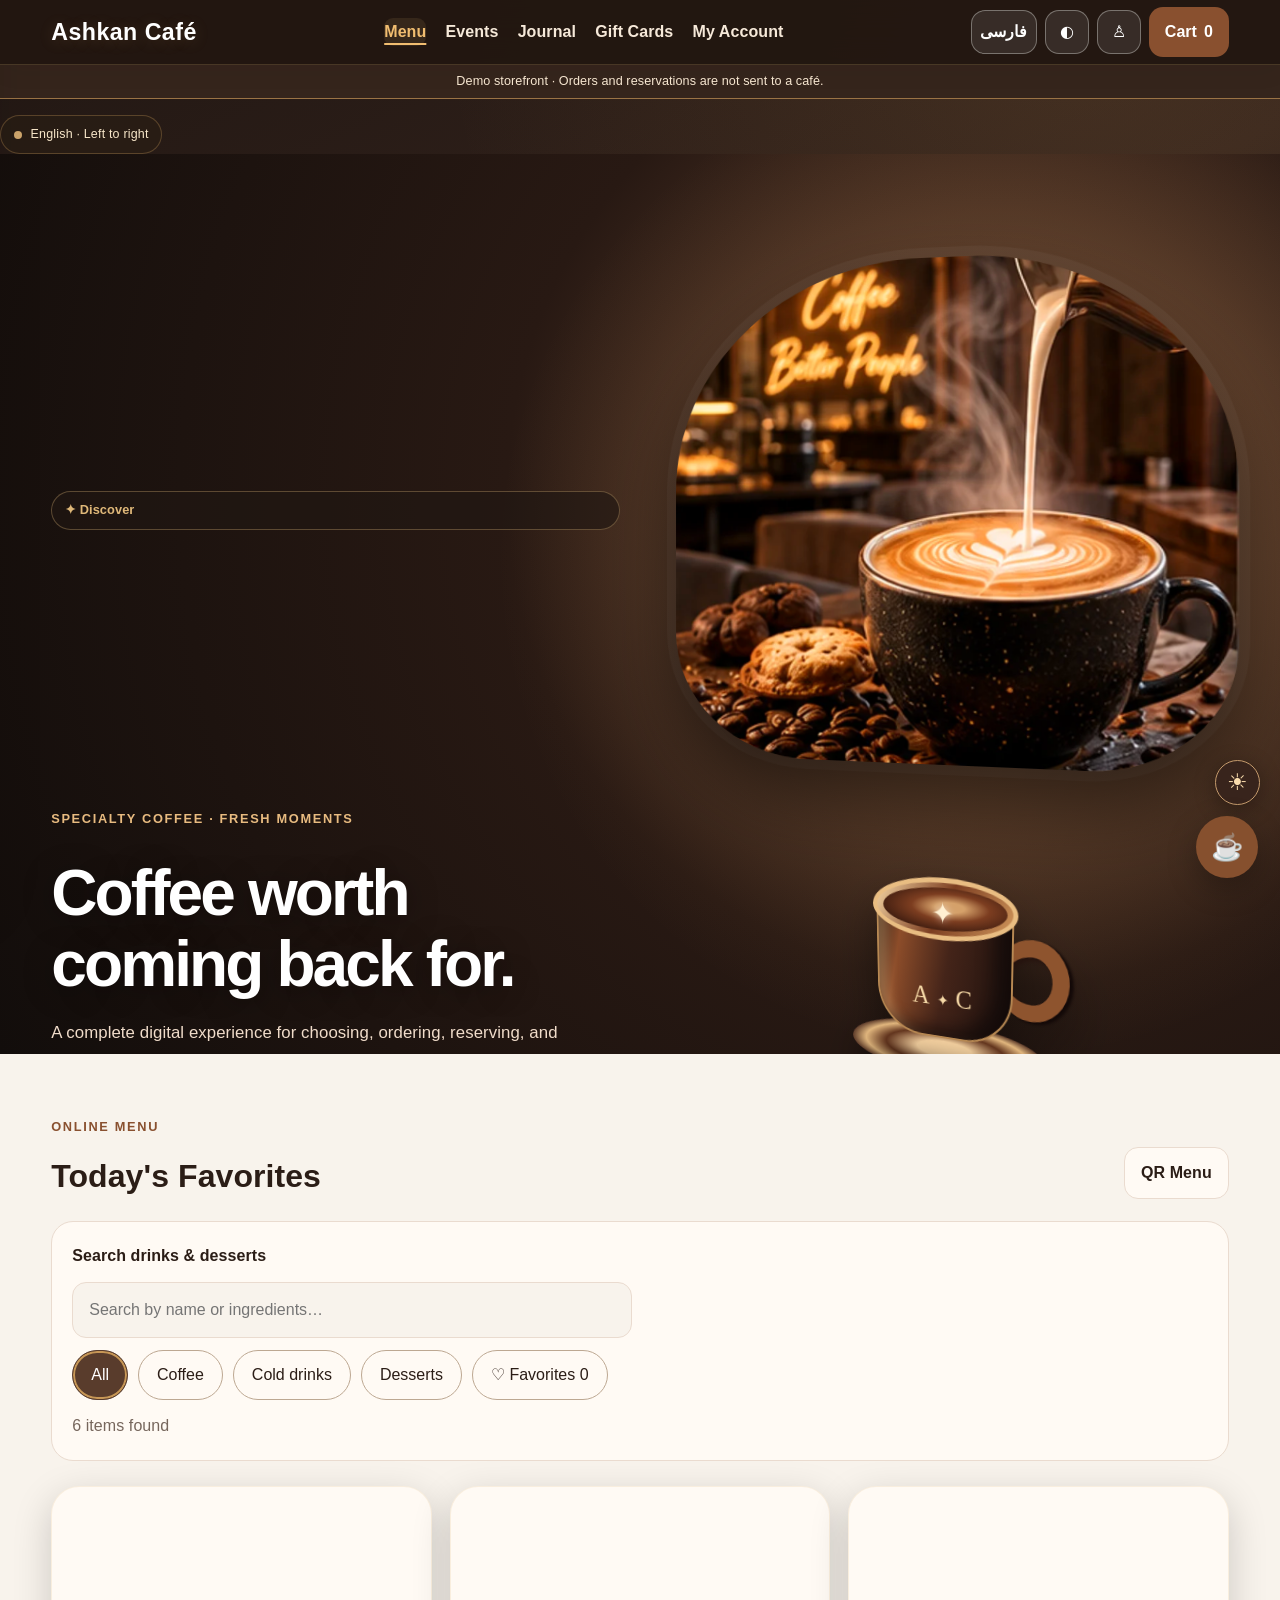
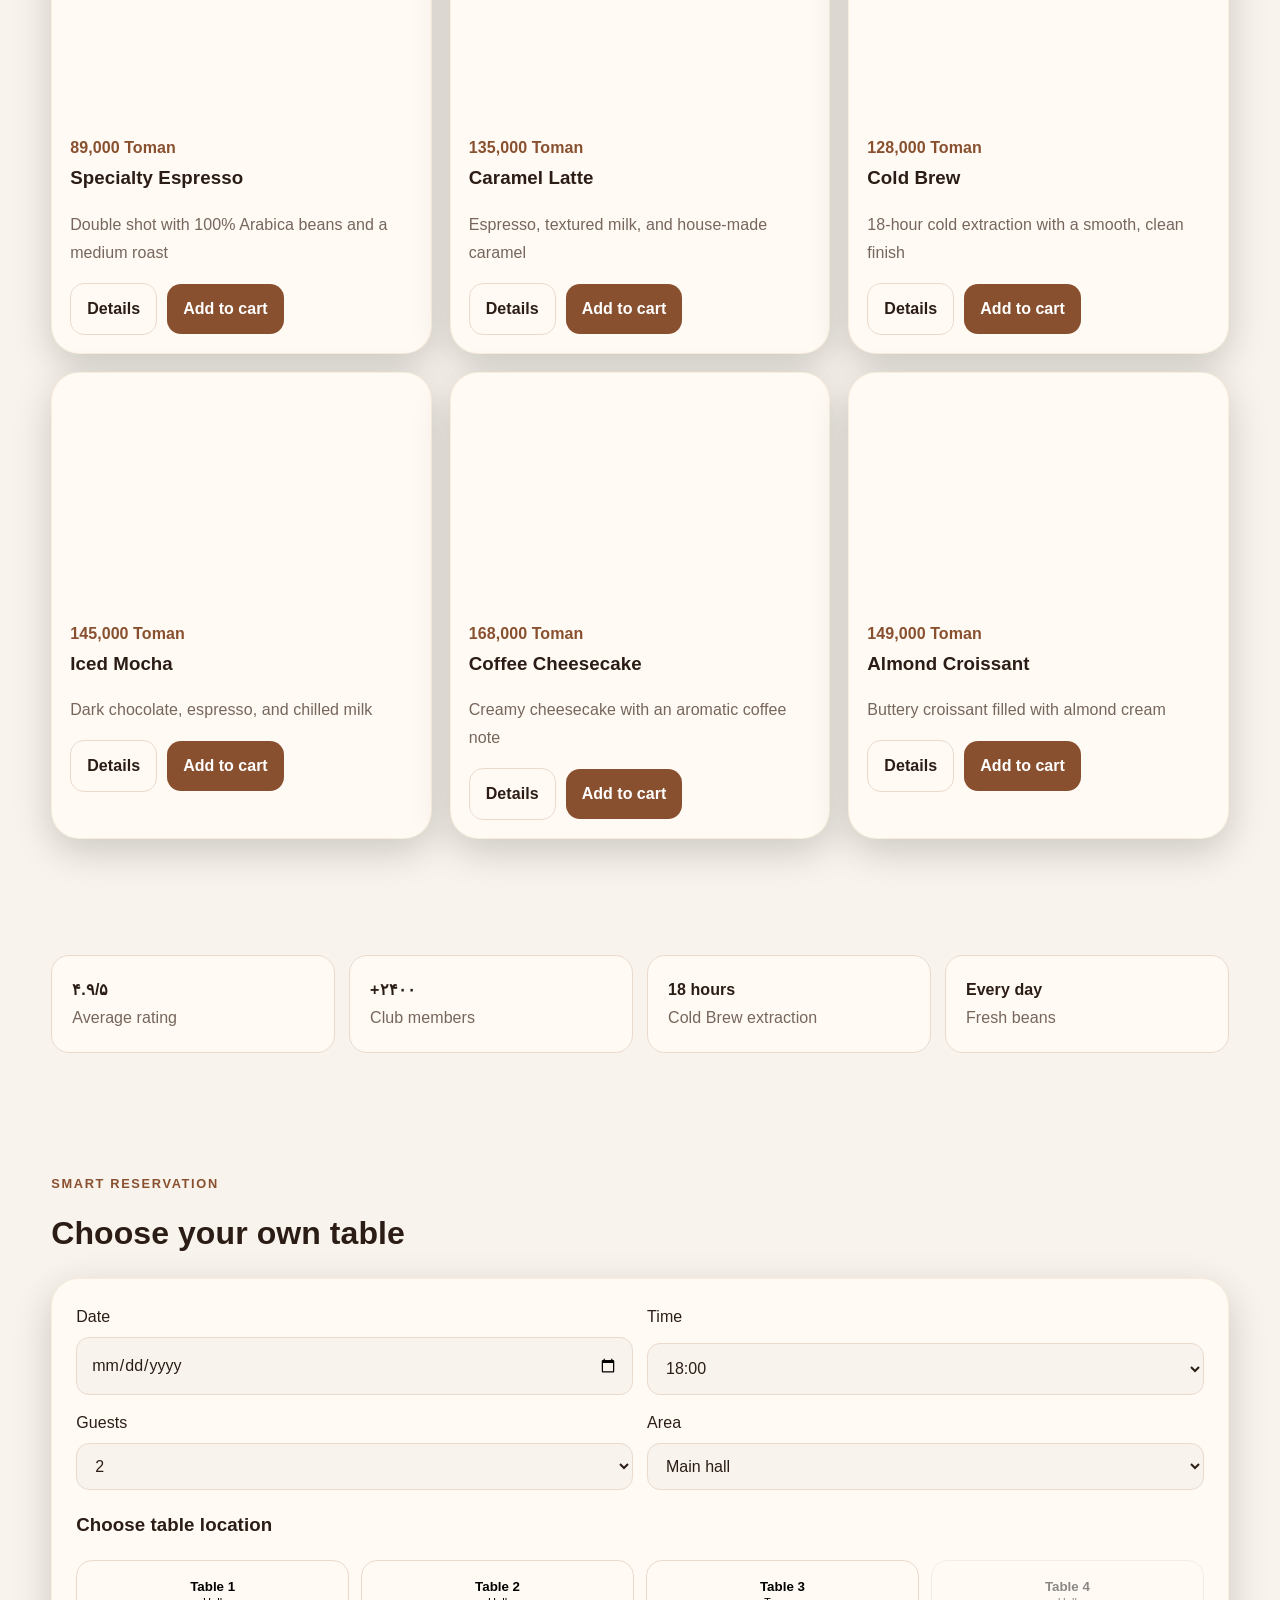
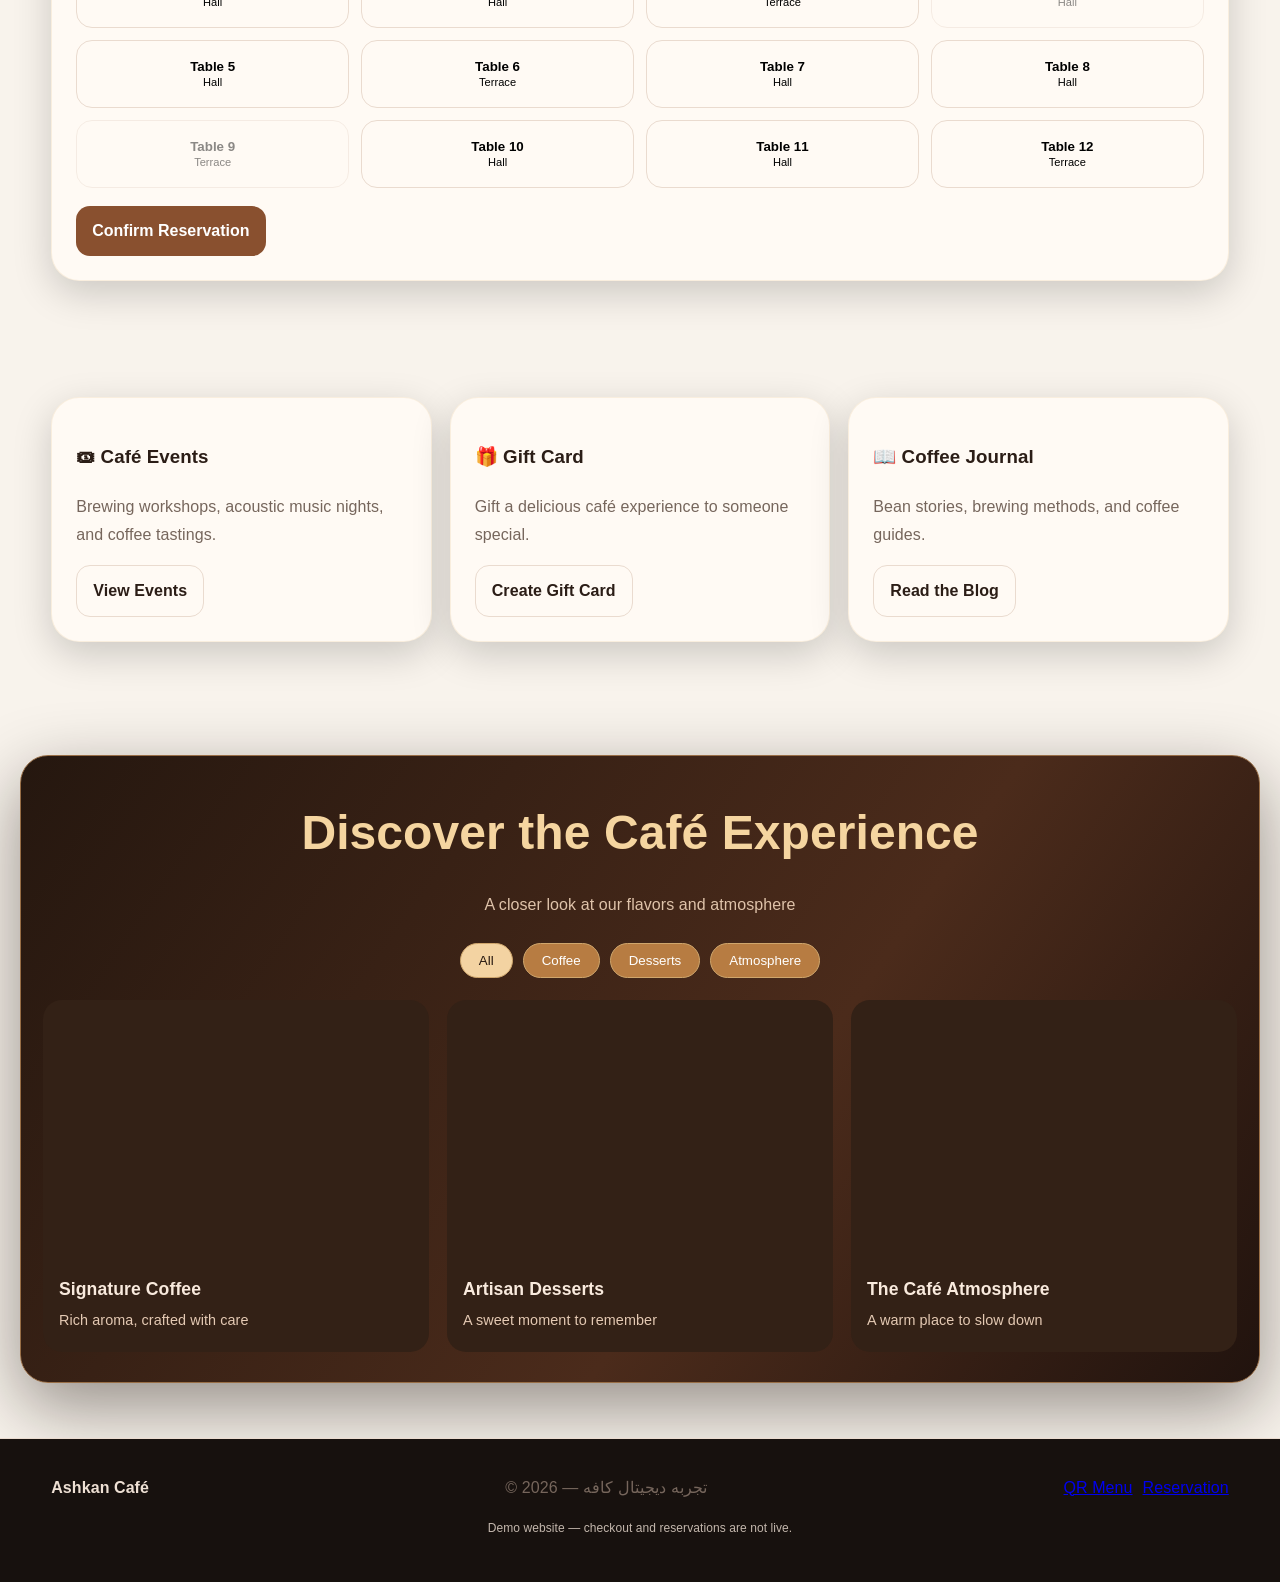
<file: index.html>
<!doctype html><html lang="en" dir="ltr"><head><meta charset="utf-8"><meta name="viewport" content="width=device-width,initial-scale=1"><title>Ashkan Café | Specialty Coffee, Menu & Reservations</title><meta name="description" content="Explore specialty coffee, desserts, café events, and a bilingual digital menu at Ashkan Café."><link rel="manifest" href="manifest.webmanifest"><script defer src="js/v3.js"></script><script defer src="js/i18n.js?v=16"></script><script defer src="js/premium.js"></script><script defer src="js/assistant.js"></script><script defer src="js/stage2.js"></script><script defer src="js/stage5.js"></script><script defer src="js/stage6.js"></script><script>try{document.documentElement.lang=localStorage.getItem("lang")==="fa"?"fa":"en";document.documentElement.dir=document.documentElement.lang==="fa"?"rtl":"ltr"}catch(e){}</script><script defer src="js/stage7.js"></script><script defer src="js/stage9.js"></script><script defer src="js/stage11.js"></script><script defer src="js/stage12.js"></script><script defer src="js/stage13.js"></script><link rel="stylesheet" href="css/site-bundle.css?v=21"><meta name="theme-color" content="#241610"><meta name="color-scheme" content="dark light"><link rel="stylesheet" href="css/stage22-images.css?v=22">
</head><body><noscript><div class="s15-noscript">JavaScript is required for the interactive menu and language switch. / برای منوی تعاملی و تغییر زبان جاوااسکریپت را فعال کنید.</div></noscript>
<header class="top"><div class="container nav"><a class="brand" href="index.html" aria-label="Ashkan Café home">Ashkan Café</a><button class="mobile-menu-toggle" type="button" aria-controls="primary-navigation" aria-expanded="false" aria-label="Open navigation">☰</button><nav class="navlinks" id="primary-navigation" aria-label="Primary navigation"><a href="index.html#menu">منو</a><a href="events.html">رویدادها</a><a href="blog.html">مجله</a><a href="gift-card.html">کارت هدیه</a><a href="dashboard.html">پنل من</a></nav><div class="actions"><button class="iconbtn" id="langBtn" type="button" aria-label="Switch language">FA/EN</button><button class="iconbtn" type="button" id="themeBtn">◐</button><a class="iconbtn" href="auth.html">♙</a><button class="btn" type="button" id="cartBtn">سبد <span id="cartCount">0</span></button></div></div></header><aside id="cartDrawer" class="drawer"><div class="row between"><h2>سبد خرید</h2><button class="iconbtn" id="closeCart">×</button></div><div id="cartItems"></div><div class="row between"><b>جمع</b><b id="cartTotal"></b></div><a class="btn" style="width:100%;margin-top:16px" href="checkout.html">ادامه و تسویه</a></aside>

<main><section class="hero"><div class="container hero-grid"><div><div class="eyebrow">SPECIALTY COFFEE · FRESH MOMENTS</div><h1>قهوه‌ای که<br>بهانه‌ی برگشتن می‌شود.</h1><p>یک تجربه کامل دیجیتال برای انتخاب، سفارش، رزرو و کشف طعم‌های تازه؛ از میز کافه تا سفارش بیرون‌بر.</p><div class="row"><a class="btn" href="#menu">سفارش از منو</a><a class="btn alt" href="#reserve">رزرو میز</a></div><div class="chips" style="margin-top:20px"><span class="chip">☕ دانه تخصصی</span><span class="chip">⚡ سفارش سریع</span><span class="chip">🎁 امتیاز وفاداری</span></div><div class="s4-art-caption" data-en="Crafted with warmth, served with style" data-fa="با عشق آماده شده، با زیبایی سرو می‌شود">Crafted with warmth, served with style</div></div><img src="images/coffee-3d-art.webp" alt="Cinematic 3D-style coffee cup artwork" loading="eager"></div></section>
<section id="menu"><div class="container"><div class="section-head"><div><span class="eyebrow">ONLINE MENU</span><h2>محبوب‌های امروز</h2></div><a class="btn alt" href="qr-menu.html">QR Menu</a></div><div class="menu-tools"><label class="search-label" for="menuSearch" id="searchLabel">Search drinks & desserts</label><input id="menuSearch" type="search" autocomplete="off" placeholder="Search by name or ingredients…" aria-controls="products"><div class="menu-categories" role="group" aria-label="Menu categories"><button class="category-btn active" data-category="all" type="button">All</button><button class="category-btn" data-category="coffee" type="button">Coffee</button><button class="category-btn" data-category="cold" type="button">Cold drinks</button><button class="category-btn" data-category="dessert" type="button">Desserts</button></div><p id="menuCount" class="muted" aria-live="polite"></p></div><div id="products" class="grid"></div></div></section>
<section><div class="container stats"><div class="stat"><b>۴.۹/۵</b><div class="muted">میانگین رضایت</div></div><div class="stat"><b>+۲۴۰۰</b><div class="muted">عضو باشگاه</div></div><div class="stat"><b>۱۸ ساعت</b><div class="muted">عصاره‌گیری Cold Brew</div></div><div class="stat"><b>هر روز</b><div class="muted">دانه تازه</div></div></div></section>
<section id="reserve"><div class="container"><div class="section-head"><div><span class="eyebrow">SMART RESERVATION</span><h2>میزت را خودت انتخاب کن</h2></div></div><div class="panel"><div class="form-grid"><label class="field">تاریخ<input type="date" id="rdate"></label><label class="field">ساعت<select id="rtime"><option>18:00</option><option>19:00</option><option>20:00</option><option>21:00</option></select></label><label class="field">تعداد نفر<select id="rpeople"><option>2</option><option>3</option><option>4</option><option>6</option></select></label><label class="field">فضا<select><option>سالن اصلی</option><option>کنار پنجره</option><option>تراس</option></select></label></div><h3>انتخاب موقعیت میز</h3><div class="table-map" id="tableMap"></div><button class="btn" id="reserveBtn" style="margin-top:18px">ثبت رزرو</button></div></div></section>
<section><div class="container grid"><article class="panel"><h3>🎟 رویدادهای کافه</h3><p class="muted">ورکشاپ دم‌آوری، شب موسیقی آکوستیک و Coffee Tasting.</p><a class="btn alt" href="events.html">مشاهده رویدادها</a></article><article class="panel"><h3>🎁 کارت هدیه</h3><p class="muted">یک تجربه خوش‌طعم را برای دوستت هدیه کن.</p><a class="btn alt" href="gift-card.html">ساخت Gift Card</a></article><article class="panel"><h3>📖 مجله قهوه</h3><p class="muted">داستان دانه‌ها، روش‌های دم‌آوری و راهنمای انتخاب.</p><a class="btn alt" href="blog.html">مطالعه Blog</a></article></div></section></main>
<script>document.addEventListener('DOMContentLoaded',()=>{const m=document.querySelector('#tableMap');let sel=null;for(let i=1;i<=12;i++){let b=document.createElement('button');b.className='table-seat'+([4,9].includes(i)?' busy':'');b.innerHTML=`<b>میز ${i}</b><br><small>${document.documentElement.lang==='fa'?(i%3===0?'تراس':'سالن'):(i%3===0?'Terrace':'Hall')}</small>`;if(!b.classList.contains('busy'))b.onclick=()=>{document.querySelectorAll('.table-seat').forEach(x=>x.classList.remove('selected'));b.classList.add('selected');sel=i};m.append(b)}document.querySelector('#reserveBtn').onclick=()=>{if(!sel)return toast(document.documentElement.lang==='fa'?'لطفاً یک میز انتخاب کنید':'Please choose a table.');const date=document.querySelector('#rdate').value;if(!date||date<(()=>{const d=new Date();return `${d.getFullYear()}-${String(d.getMonth()+1).padStart(2,'0')}-${String(d.getDate()).padStart(2,'0')}`})())return toast(document.documentElement.lang==='fa'?'تاریخ معتبر آینده انتخاب کنید.':'Please select a valid future date.');let rs=get('ac_reservations',[]);rs.unshift({id:Date.now(),table:sel,date:document.querySelector('#rdate').value,time:document.querySelector('#rtime').value,status:'تأیید شده'});set('ac_reservations',rs);toast(document.documentElement.lang==='fa'?'رزرو نمایشی ثبت شد':'Demo reservation saved (not a live booking).')}})</script><section id="s7-gallery" class="s7-gallery" aria-label="Café visual gallery"></section><div id="toast" class="toast"></div><footer class="footer"><div class="container row between"><b>Ashkan Café</b><span class="muted">© 2026 — تجربه دیجیتال کافه</span><div class="row"><a href="qr-menu.html">QR Menu</a><a href="index.html#reserve">رزرو</a></div></div></footer>
<script defer src="js/stage17.js"></script><script defer src="js/stage18.js"></script><script defer src="js/stage19.js"></script><script defer src="js/stage20.js"></script><script defer src="js/stage21.js"></script><script src="js/stage22-images.js?v=22" defer></script>
</body></html>
</file>
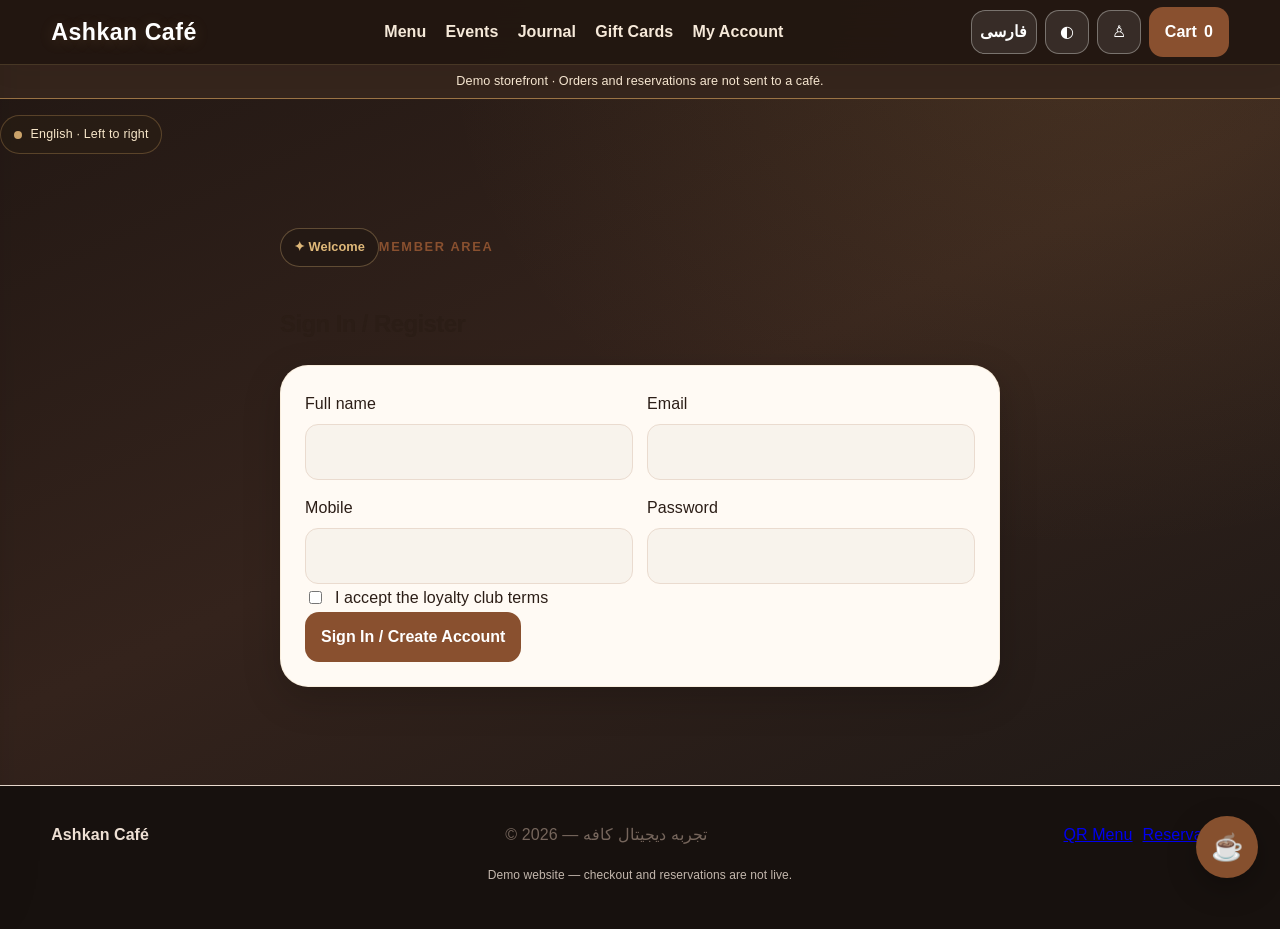
<file: auth.html>
<!doctype html><html lang="en" dir="ltr"><head><meta charset="utf-8"><meta name="viewport" content="width=device-width,initial-scale=1"><title>Auth | Ashkan Café</title><meta name="description" content="Auth در Ashkan Café"><link rel="manifest" href="manifest.webmanifest"><script defer src="js/v3.js"></script><script defer src="js/i18n.js?v=16"></script><script defer src="js/premium.js"></script><script defer src="js/assistant.js"></script><script>try{document.documentElement.lang=localStorage.getItem("lang")==="fa"?"fa":"en";document.documentElement.dir=document.documentElement.lang==="fa"?"rtl":"ltr"}catch(e){}</script><script defer src="js/stage11.js"></script><script defer src="js/stage12.js"></script><script defer src="js/stage13.js"></script><link rel="stylesheet" href="css/site-bundle.css?v=21"><meta name="theme-color" content="#241610"><meta name="color-scheme" content="dark light"><link rel="stylesheet" href="css/stage22-images.css?v=22">
</head><body><noscript><div class="s15-noscript">JavaScript is required for the interactive menu and language switch. / برای منوی تعاملی و تغییر زبان جاوااسکریپت را فعال کنید.</div></noscript>
<header class="top"><div class="container nav"><a class="brand" href="index.html" aria-label="Ashkan Café home">Ashkan Café</a><button class="mobile-menu-toggle" type="button" aria-controls="primary-navigation" aria-expanded="false" aria-label="Open navigation">☰</button><nav class="navlinks" id="primary-navigation" aria-label="Primary navigation"><a href="index.html#menu">منو</a><a href="events.html">رویدادها</a><a href="blog.html">مجله</a><a href="gift-card.html">کارت هدیه</a><a href="dashboard.html">پنل من</a></nav><div class="actions"><button class="iconbtn" id="langBtn" type="button" aria-label="Switch language">FA/EN</button><button class="iconbtn" type="button" id="themeBtn">◐</button><a class="iconbtn" href="auth.html">♙</a><button class="btn" type="button" id="cartBtn">سبد <span id="cartCount">0</span></button></div></div></header><aside id="cartDrawer" class="drawer"><div class="row between"><h2>سبد خرید</h2><button class="iconbtn" id="closeCart">×</button></div><div id="cartItems"></div><div class="row between"><b>جمع</b><b id="cartTotal"></b></div><a class="btn" style="width:100%;margin-top:16px" href="checkout.html">ادامه و تسویه</a></aside>
<main><section><div class="container" style="max-width:720px"><span class="eyebrow">MEMBER AREA</span><h1>ورود / ثبت‌نام</h1><form class="panel" id="auth"><div class="form-grid"><label class="field">نام و نام خانوادگی<input id="name" required></label><label class="field">ایمیل<input id="email" type="email" required></label><label class="field">موبایل<input></label><label class="field">رمز عبور<input type="password" required></label></div><label class="row"><input type="checkbox"> قوانین باشگاه مشتریان را می‌پذیرم</label><button class="btn">ورود / ساخت حساب</button></form></div></section><script>document.addEventListener('DOMContentLoaded',()=>document.querySelector('#auth').onsubmit=e=>{e.preventDefault();set('ac_user',{name:document.querySelector('#name').value,email:document.querySelector('#email').value,points:320,tier:'Bronze'});location.href='dashboard.html'})</script></main><div id="toast" class="toast"></div><footer class="footer"><div class="container row between"><b>Ashkan Café</b><span class="muted">© 2026 — تجربه دیجیتال کافه</span><div class="row"><a href="qr-menu.html">QR Menu</a><a href="index.html#reserve">رزرو</a></div></div></footer>
<script defer src="js/stage17.js"></script><script defer src="js/stage18.js"></script><script defer src="js/stage19.js"></script><script defer src="js/stage20.js"></script><script defer src="js/stage21.js"></script><script src="js/stage22-images.js?v=22" defer></script>
</body></html>
</file>
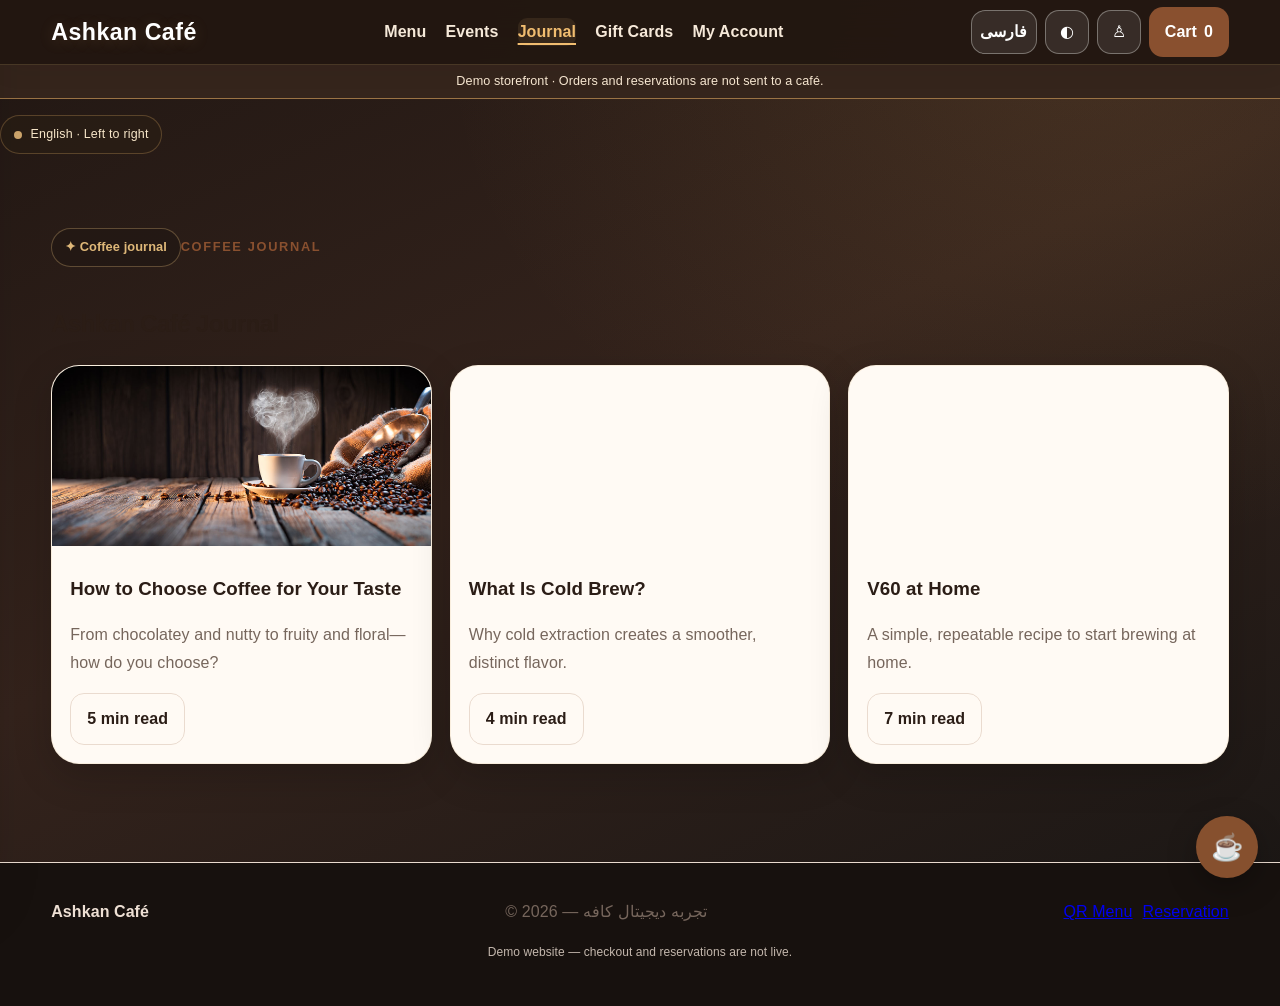
<file: blog.html>
<!doctype html><html lang="en" dir="ltr"><head><meta charset="utf-8"><meta name="viewport" content="width=device-width,initial-scale=1"><title>Blog | Ashkan Café</title><meta name="description" content="Blog در Ashkan Café"><link rel="manifest" href="manifest.webmanifest"><script defer src="js/v3.js"></script><script defer src="js/i18n.js?v=16"></script><script defer src="js/premium.js"></script><script defer src="js/assistant.js"></script><script>try{document.documentElement.lang=localStorage.getItem("lang")==="fa"?"fa":"en";document.documentElement.dir=document.documentElement.lang==="fa"?"rtl":"ltr"}catch(e){}</script><script defer src="js/stage11.js"></script><script defer src="js/stage12.js"></script><script defer src="js/stage13.js"></script><link rel="stylesheet" href="css/site-bundle.css?v=21"><meta name="theme-color" content="#241610"><meta name="color-scheme" content="dark light"><link rel="stylesheet" href="css/stage22-images.css?v=22">
</head><body><noscript><div class="s15-noscript">JavaScript is required for the interactive menu and language switch. / برای منوی تعاملی و تغییر زبان جاوااسکریپت را فعال کنید.</div></noscript>
<header class="top"><div class="container nav"><a class="brand" href="index.html" aria-label="Ashkan Café home">Ashkan Café</a><button class="mobile-menu-toggle" type="button" aria-controls="primary-navigation" aria-expanded="false" aria-label="Open navigation">☰</button><nav class="navlinks" id="primary-navigation" aria-label="Primary navigation"><a href="index.html#menu">منو</a><a href="events.html">رویدادها</a><a href="blog.html">مجله</a><a href="gift-card.html">کارت هدیه</a><a href="dashboard.html">پنل من</a></nav><div class="actions"><button class="iconbtn" id="langBtn" type="button" aria-label="Switch language">FA/EN</button><button class="iconbtn" type="button" id="themeBtn">◐</button><a class="iconbtn" href="auth.html">♙</a><button class="btn" type="button" id="cartBtn">سبد <span id="cartCount">0</span></button></div></div></header><aside id="cartDrawer" class="drawer"><div class="row between"><h2>سبد خرید</h2><button class="iconbtn" id="closeCart">×</button></div><div id="cartItems"></div><div class="row between"><b>جمع</b><b id="cartTotal"></b></div><a class="btn" style="width:100%;margin-top:16px" href="checkout.html">ادامه و تسویه</a></aside>
<main><section><div class="container"><span class="eyebrow">COFFEE JOURNAL</span><h1>مجله Ashkan Café</h1><div class="grid"><article class="card blog-card"><img src="images/hot.jpeg"><div class="card-body"><h3>راهنمای انتخاب قهوه بر اساس ذائقه</h3><p class="muted">از شکلاتی و آجیلی تا میوه‌ای و گلی؛ چطور انتخاب کنیم؟</p><a class="btn alt" href="#">۵ دقیقه مطالعه</a></div></article><article class="card blog-card"><img src="images/menu2.jpg"><div class="card-body"><h3>Cold Brew چیست؟</h3><p class="muted">چرا عصاره‌گیری سرد طعمی نرم‌تر و متفاوت می‌سازد.</p><a class="btn alt" href="#">۴ دقیقه مطالعه</a></div></article><article class="card blog-card"><img src="images/manu.jpg"><div class="card-body"><h3>V60 در خانه</h3><p class="muted">یک دستور ساده و تکرارپذیر برای شروع دم‌آوری.</p><a class="btn alt" href="#">۷ دقیقه مطالعه</a></div></article></div></div></section></main><div id="toast" class="toast"></div><footer class="footer"><div class="container row between"><b>Ashkan Café</b><span class="muted">© 2026 — تجربه دیجیتال کافه</span><div class="row"><a href="qr-menu.html">QR Menu</a><a href="index.html#reserve">رزرو</a></div></div></footer>
<script defer src="js/stage17.js"></script><script defer src="js/stage18.js"></script><script defer src="js/stage19.js"></script><script defer src="js/stage20.js"></script><script defer src="js/stage21.js"></script><script src="js/stage22-images.js?v=22" defer></script>
</body></html>
</file>
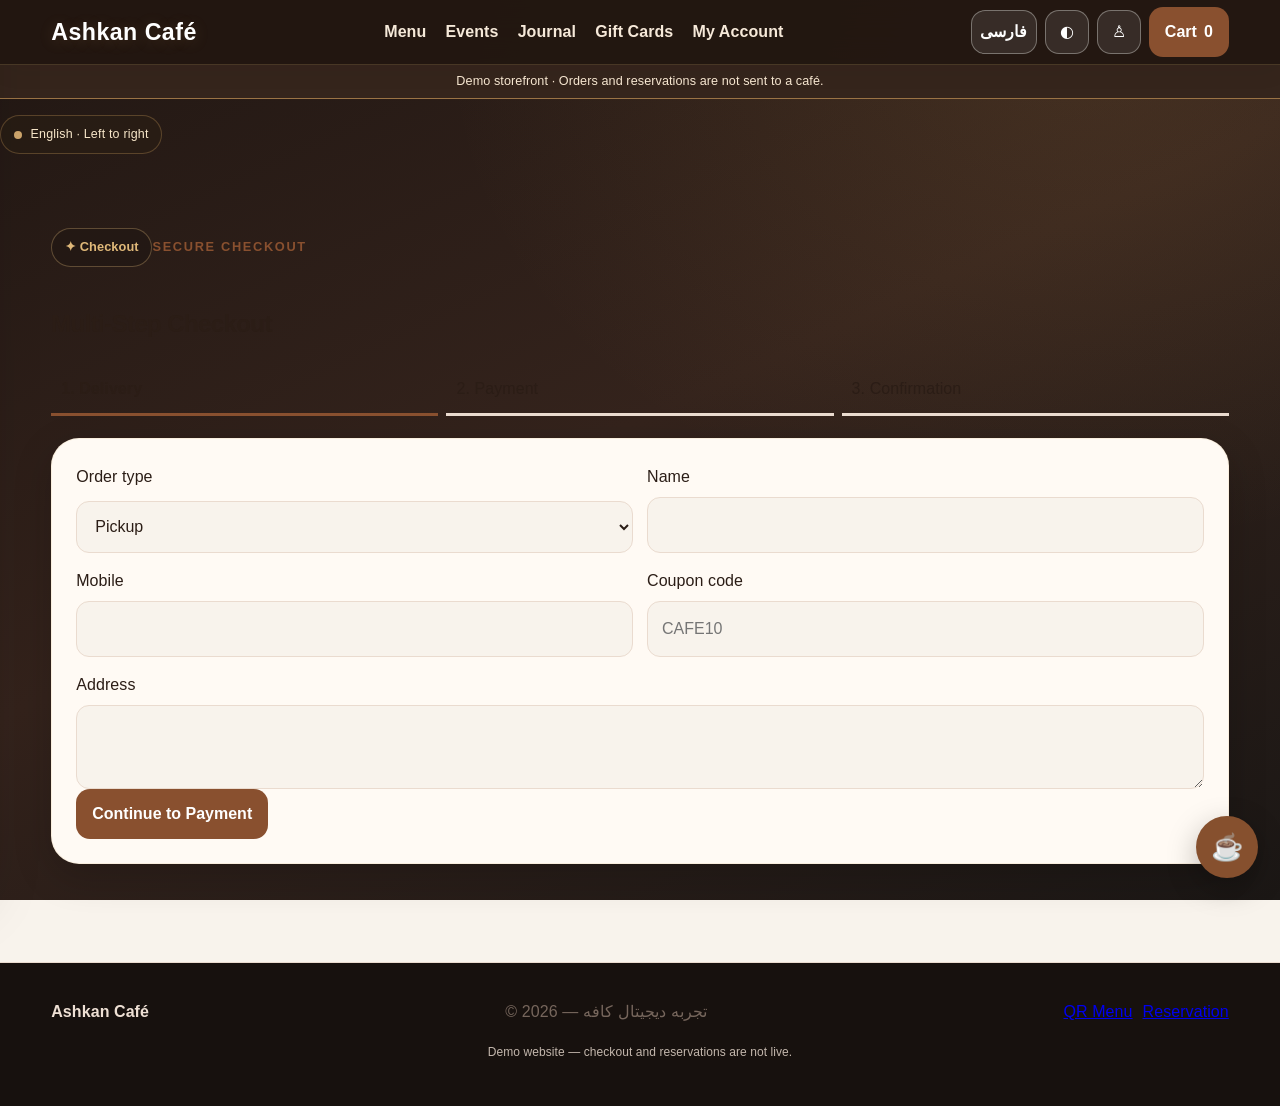
<file: checkout.html>
<!doctype html><html lang="en" dir="ltr"><head><meta charset="utf-8"><meta name="viewport" content="width=device-width,initial-scale=1"><title>Checkout | Ashkan Café</title><meta name="description" content="Checkout در Ashkan Café"><link rel="manifest" href="manifest.webmanifest"><script defer src="js/v3.js"></script><script defer src="js/i18n.js?v=16"></script><script defer src="js/premium.js"></script><script defer src="js/assistant.js"></script><script>try{document.documentElement.lang=localStorage.getItem("lang")==="fa"?"fa":"en";document.documentElement.dir=document.documentElement.lang==="fa"?"rtl":"ltr"}catch(e){}</script><script defer src="js/stage11.js"></script><script defer src="js/stage12.js"></script><script defer src="js/stage13.js"></script><link rel="stylesheet" href="css/site-bundle.css?v=21"><meta name="theme-color" content="#241610"><meta name="color-scheme" content="dark light"><link rel="stylesheet" href="css/stage22-images.css?v=22">
</head><body><noscript><div class="s15-noscript">JavaScript is required for the interactive menu and language switch. / برای منوی تعاملی و تغییر زبان جاوااسکریپت را فعال کنید.</div></noscript>
<header class="top"><div class="container nav"><a class="brand" href="index.html" aria-label="Ashkan Café home">Ashkan Café</a><button class="mobile-menu-toggle" type="button" aria-controls="primary-navigation" aria-expanded="false" aria-label="Open navigation">☰</button><nav class="navlinks" id="primary-navigation" aria-label="Primary navigation"><a href="index.html#menu">منو</a><a href="events.html">رویدادها</a><a href="blog.html">مجله</a><a href="gift-card.html">کارت هدیه</a><a href="dashboard.html">پنل من</a></nav><div class="actions"><button class="iconbtn" id="langBtn" type="button" aria-label="Switch language">FA/EN</button><button class="iconbtn" type="button" id="themeBtn">◐</button><a class="iconbtn" href="auth.html">♙</a><button class="btn" type="button" id="cartBtn">سبد <span id="cartCount">0</span></button></div></div></header><aside id="cartDrawer" class="drawer"><div class="row between"><h2>سبد خرید</h2><button class="iconbtn" id="closeCart">×</button></div><div id="cartItems"></div><div class="row between"><b>جمع</b><b id="cartTotal"></b></div><a class="btn" style="width:100%;margin-top:16px" href="checkout.html">ادامه و تسویه</a></aside>
<main><section><div class="container"><span class="eyebrow">SECURE CHECKOUT</span><h1>تسویه حساب چندمرحله‌ای</h1><div class="steps"><div class="step active">۱. تحویل</div><div class="step">۲. پرداخت</div><div class="step">۳. تأیید</div></div><div class="panel" id="checkoutBox"><div class="form-grid"><label class="field">نوع سفارش<select id="delivery"><option>دریافت حضوری</option><option>ارسال</option></select></label><label class="field">نام<input id="cname" required></label><label class="field">موبایل<input id="phone" inputmode="tel"></label><label class="field">کد تخفیف<input id="coupon" placeholder="CAFE10"></label><label class="field" style="grid-column:1/-1">آدرس<textarea id="address"></textarea></label></div><button class="btn" id="nextPay">مرحله پرداخت</button></div></div></section><script>document.addEventListener('DOMContentLoaded',()=>document.querySelector('#nextPay').onclick=()=>{let c=get('ac_cart',[]);if(!c.length)return toast('سبد خرید خالی است');let code=document.querySelector('#coupon').value.trim().toUpperCase(),disc=code==='CAFE10'?10:0;document.querySelector('#checkoutBox').innerHTML=`<h2>روش پرداخت</h2><div class="grid"><button class="panel">💳 کارت بانکی</button><button class="panel">💵 پرداخت در کافه</button><button class="panel">🎁 Gift Card</button></div><p>تخفیف: ${disc}%</p><button class="btn" id="payNow">ثبت سفارش</button>`;document.querySelector('#payNow').onclick=()=>{let orders=get('ac_orders',[]);orders.unshift({id:'AC'+Date.now().toString().slice(-6),date:new Date().toLocaleDateString('fa-IR'),items:c,status:'در حال آماده‌سازی',discount:disc});set('ac_orders',orders);set('ac_cart',[]);document.querySelector('#checkoutBox').innerHTML='<h2>✓ سفارش ثبت شد</h2><p>سفارش شما با موفقیت دریافت شد و در پنل کاربری قابل پیگیری است.</p><a class="btn" href="dashboard.html">پیگیری سفارش</a>';renderCart()}})</script></main><div id="toast" class="toast"></div><footer class="footer"><div class="container row between"><b>Ashkan Café</b><span class="muted">© 2026 — تجربه دیجیتال کافه</span><div class="row"><a href="qr-menu.html">QR Menu</a><a href="index.html#reserve">رزرو</a></div></div></footer>
<script defer src="js/stage17.js"></script><script defer src="js/stage18.js"></script><script defer src="js/stage19.js"></script><script defer src="js/stage20.js"></script><script defer src="js/stage21.js"></script><script src="js/stage22-images.js?v=22" defer></script>
</body></html>
</file>
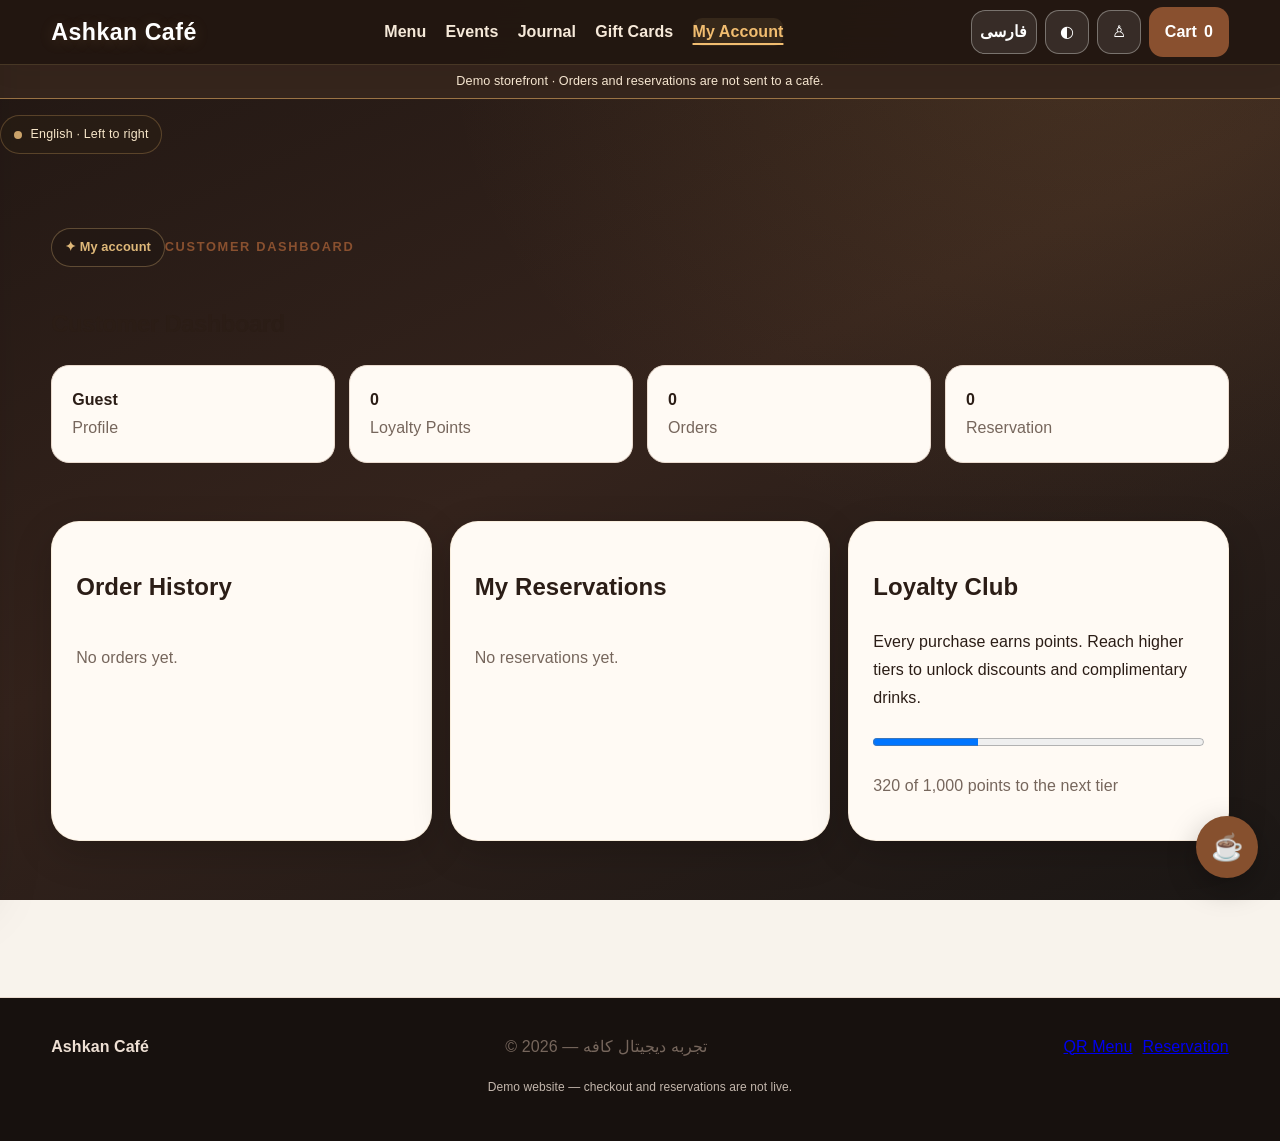
<file: dashboard.html>
<!doctype html><html lang="en" dir="ltr"><head><meta charset="utf-8"><meta name="viewport" content="width=device-width,initial-scale=1"><title>Dashboard | Ashkan Café</title><meta name="description" content="Dashboard در Ashkan Café"><link rel="manifest" href="manifest.webmanifest"><script defer src="js/v3.js"></script><script defer src="js/i18n.js?v=16"></script><script defer src="js/premium.js"></script><script defer src="js/assistant.js"></script><script>try{document.documentElement.lang=localStorage.getItem("lang")==="fa"?"fa":"en";document.documentElement.dir=document.documentElement.lang==="fa"?"rtl":"ltr"}catch(e){}</script><script defer src="js/stage11.js"></script><script defer src="js/stage12.js"></script><script defer src="js/stage13.js"></script><link rel="stylesheet" href="css/site-bundle.css?v=21"><meta name="theme-color" content="#241610"><meta name="color-scheme" content="dark light"><link rel="stylesheet" href="css/stage22-images.css?v=22">
</head><body><noscript><div class="s15-noscript">JavaScript is required for the interactive menu and language switch. / برای منوی تعاملی و تغییر زبان جاوااسکریپت را فعال کنید.</div></noscript>
<header class="top"><div class="container nav"><a class="brand" href="index.html" aria-label="Ashkan Café home">Ashkan Café</a><button class="mobile-menu-toggle" type="button" aria-controls="primary-navigation" aria-expanded="false" aria-label="Open navigation">☰</button><nav class="navlinks" id="primary-navigation" aria-label="Primary navigation"><a href="index.html#menu">منو</a><a href="events.html">رویدادها</a><a href="blog.html">مجله</a><a href="gift-card.html">کارت هدیه</a><a href="dashboard.html">پنل من</a></nav><div class="actions"><button class="iconbtn" id="langBtn" type="button" aria-label="Switch language">FA/EN</button><button class="iconbtn" type="button" id="themeBtn">◐</button><a class="iconbtn" href="auth.html">♙</a><button class="btn" type="button" id="cartBtn">سبد <span id="cartCount">0</span></button></div></div></header><aside id="cartDrawer" class="drawer"><div class="row between"><h2>سبد خرید</h2><button class="iconbtn" id="closeCart">×</button></div><div id="cartItems"></div><div class="row between"><b>جمع</b><b id="cartTotal"></b></div><a class="btn" style="width:100%;margin-top:16px" href="checkout.html">ادامه و تسویه</a></aside>
<main><section><div class="container"><span class="eyebrow">CUSTOMER DASHBOARD</span><h1>پنل مشتری</h1><div class="stats"><div class="stat"><b id="uname">مهمان</b><div class="muted">پروفایل</div></div><div class="stat"><b id="points">۰</b><div class="muted">امتیاز باشگاه</div></div><div class="stat"><b id="ordersCount">۰</b><div class="muted">سفارش</div></div><div class="stat"><b id="reserveCount">۰</b><div class="muted">رزرو</div></div></div><section><div class="grid"><div class="panel"><h2>تاریخچه سفارش‌ها</h2><div id="orders" class="timeline"></div></div><div class="panel"><h2>رزروهای من</h2><div id="reserves" class="timeline"></div></div><div class="panel"><h2>باشگاه مشتریان</h2><p>هر خرید امتیاز دارد؛ با رسیدن به سطوح بالاتر، تخفیف و نوشیدنی هدیه دریافت می‌کنی.</p><progress max="1000" value="320" style="width:100%"></progress><p class="muted">۳۲۰ از ۱۰۰۰ امتیاز تا سطح بعدی</p></div></div></section></div></section><script>document.addEventListener('DOMContentLoaded',()=>{let u=get('ac_user',{name:'مهمان',points:0}),o=get('ac_orders',[]),r=get('ac_reservations',[]);document.querySelector('#uname').textContent=u.name;document.querySelector('#points').textContent=u.points;document.querySelector('#ordersCount').textContent=o.length;document.querySelector('#reserveCount').textContent=r.length;document.querySelector('#orders').innerHTML=o.map(x=>`<div class="order"><b>${x.id}</b><span class="badge">${x.status}</span><div class="muted">${x.date}</div></div>`).join('')||'<p class="muted">هنوز سفارشی ثبت نشده.</p>';document.querySelector('#reserves').innerHTML=r.map(x=>`<div class="order"><b>میز ${x.table}</b> — ${x.date} ${x.time}<div class="badge">${x.status}</div></div>`).join('')||'<p class="muted">رزروی ندارید.</p>'})</script></main><div id="toast" class="toast"></div><footer class="footer"><div class="container row between"><b>Ashkan Café</b><span class="muted">© 2026 — تجربه دیجیتال کافه</span><div class="row"><a href="qr-menu.html">QR Menu</a><a href="index.html#reserve">رزرو</a></div></div></footer>
<script defer src="js/stage17.js"></script><script defer src="js/stage18.js"></script><script defer src="js/stage19.js"></script><script defer src="js/stage20.js"></script><script defer src="js/stage21.js"></script><script src="js/stage22-images.js?v=22" defer></script>
</body></html>
</file>
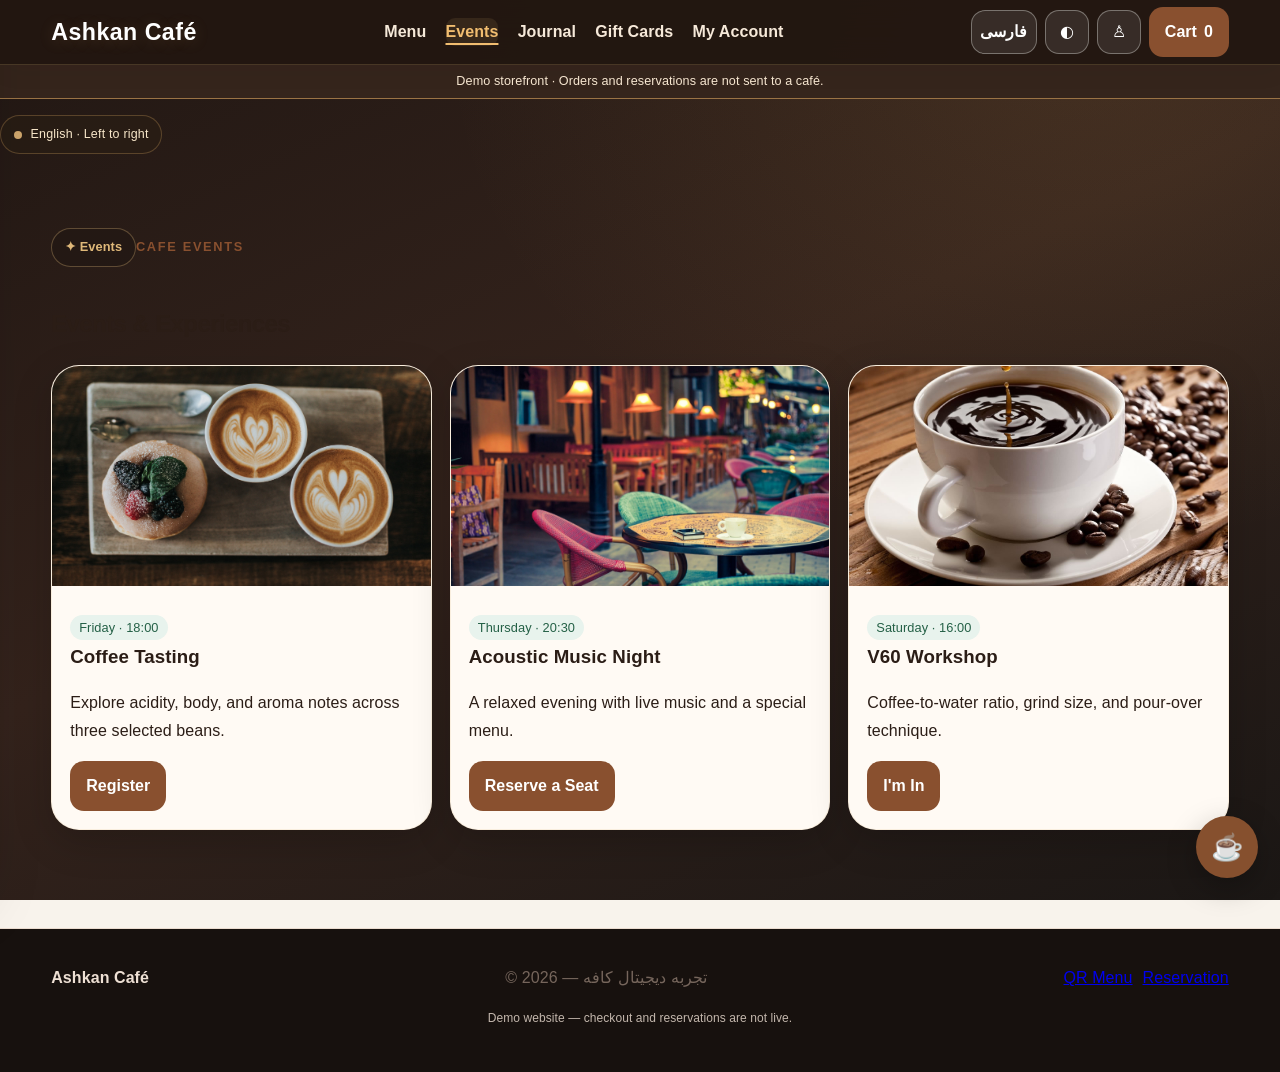
<file: events.html>
<!doctype html><html lang="en" dir="ltr"><head><meta charset="utf-8"><meta name="viewport" content="width=device-width,initial-scale=1"><title>Events | Ashkan Café</title><meta name="description" content="Events در Ashkan Café"><link rel="manifest" href="manifest.webmanifest"><script defer src="js/v3.js"></script><script defer src="js/i18n.js?v=16"></script><script defer src="js/premium.js"></script><script defer src="js/assistant.js"></script><script>try{document.documentElement.lang=localStorage.getItem("lang")==="fa"?"fa":"en";document.documentElement.dir=document.documentElement.lang==="fa"?"rtl":"ltr"}catch(e){}</script><script defer src="js/stage11.js"></script><script defer src="js/stage12.js"></script><script defer src="js/stage13.js"></script><link rel="stylesheet" href="css/site-bundle.css?v=21"><meta name="theme-color" content="#241610"><meta name="color-scheme" content="dark light"><link rel="stylesheet" href="css/stage22-images.css?v=22">
</head><body><noscript><div class="s15-noscript">JavaScript is required for the interactive menu and language switch. / برای منوی تعاملی و تغییر زبان جاوااسکریپت را فعال کنید.</div></noscript>
<header class="top"><div class="container nav"><a class="brand" href="index.html" aria-label="Ashkan Café home">Ashkan Café</a><button class="mobile-menu-toggle" type="button" aria-controls="primary-navigation" aria-expanded="false" aria-label="Open navigation">☰</button><nav class="navlinks" id="primary-navigation" aria-label="Primary navigation"><a href="index.html#menu">منو</a><a href="events.html">رویدادها</a><a href="blog.html">مجله</a><a href="gift-card.html">کارت هدیه</a><a href="dashboard.html">پنل من</a></nav><div class="actions"><button class="iconbtn" id="langBtn" type="button" aria-label="Switch language">FA/EN</button><button class="iconbtn" type="button" id="themeBtn">◐</button><a class="iconbtn" href="auth.html">♙</a><button class="btn" type="button" id="cartBtn">سبد <span id="cartCount">0</span></button></div></div></header><aside id="cartDrawer" class="drawer"><div class="row between"><h2>سبد خرید</h2><button class="iconbtn" id="closeCart">×</button></div><div id="cartItems"></div><div class="row between"><b>جمع</b><b id="cartTotal"></b></div><a class="btn" style="width:100%;margin-top:16px" href="checkout.html">ادامه و تسویه</a></aside>
<main><section><div class="container"><span class="eyebrow">CAFE EVENTS</span><h1>رویدادها و تجربه‌ها</h1><div class="grid"><article class="card"><img src="images/love.jpg"><div class="card-body"><span class="badge">جمعه ۱۸:۰۰</span><h3>Coffee Tasting</h3><p>شناخت اسیدیته، بادی و نت‌های عطری سه دانه منتخب.</p><button class="btn" onclick="toast('ثبت‌نام آزمایشی انجام شد')">ثبت‌نام</button></div></article><article class="card"><img src="images/backtwo.jpg"><div class="card-body"><span class="badge">پنجشنبه ۲۰:۳۰</span><h3>شب موسیقی آکوستیک</h3><p>یک شب آرام با موسیقی زنده و منوی ویژه.</p><button class="btn" onclick="toast('صندلی شما رزرو شد')">رزرو صندلی</button></div></article><article class="card"><img src="images/manu.jpg"><div class="card-body"><span class="badge">شنبه ۱۶:۰۰</span><h3>ورکشاپ V60</h3><p>نسبت قهوه به آب، Grind Size و تکنیک Pour Over.</p><button class="btn" onclick="toast('به لیست شرکت‌کنندگان اضافه شدی')">شرکت می‌کنم</button></div></article></div></div></section></main><div id="toast" class="toast"></div><footer class="footer"><div class="container row between"><b>Ashkan Café</b><span class="muted">© 2026 — تجربه دیجیتال کافه</span><div class="row"><a href="qr-menu.html">QR Menu</a><a href="index.html#reserve">رزرو</a></div></div></footer>
<script defer src="js/stage17.js"></script><script defer src="js/stage18.js"></script><script defer src="js/stage19.js"></script><script defer src="js/stage20.js"></script><script defer src="js/stage21.js"></script><script src="js/stage22-images.js?v=22" defer></script>
</body></html>
</file>
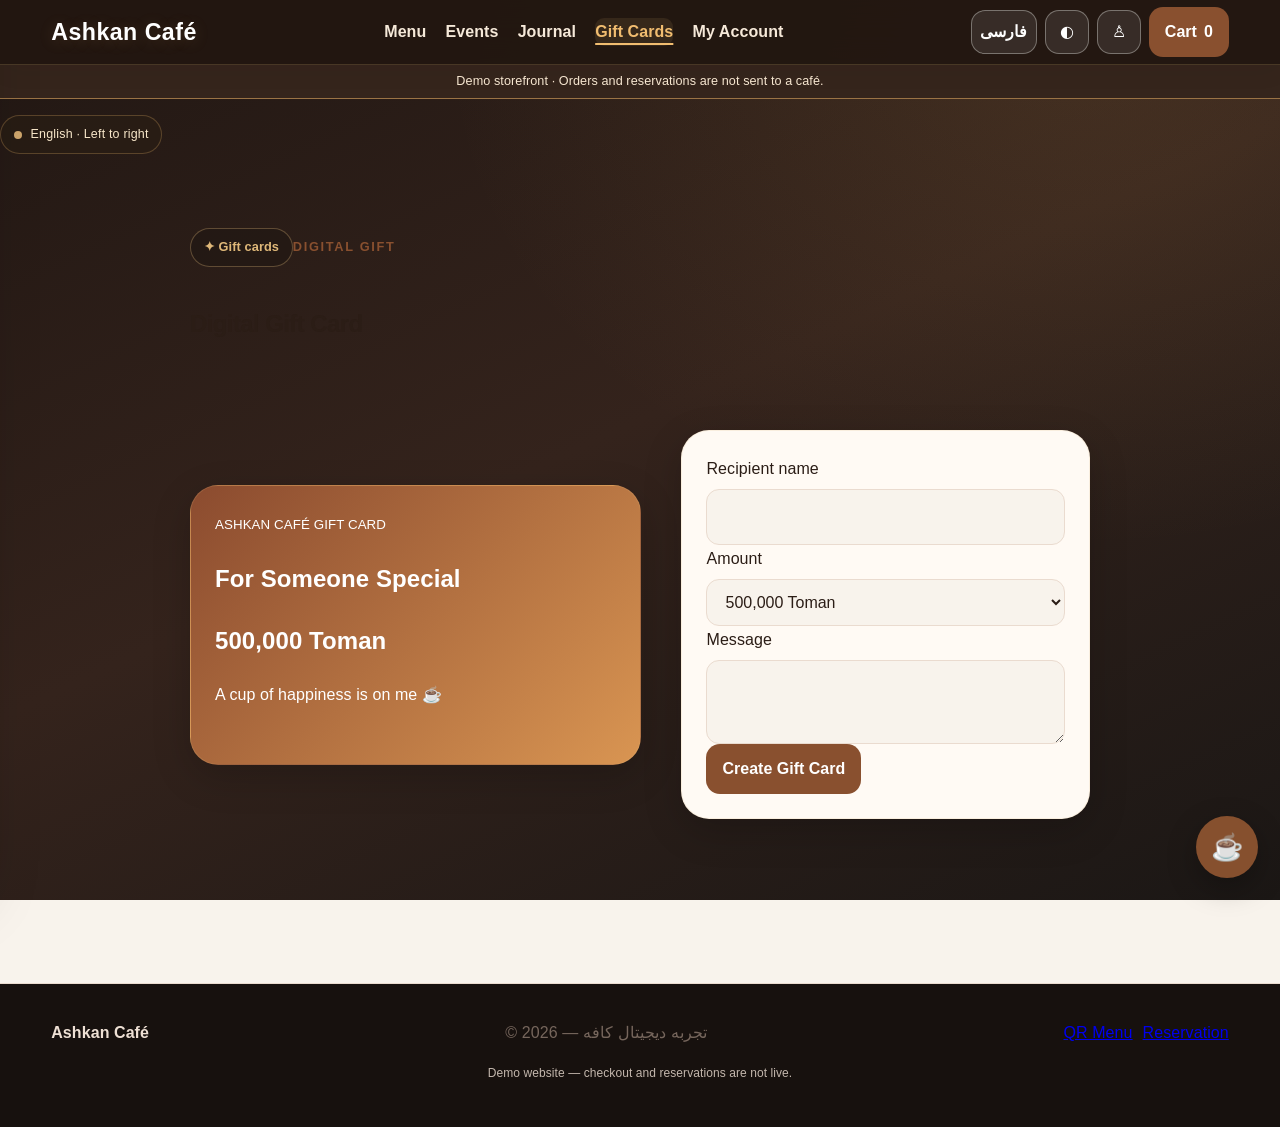
<file: gift-card.html>
<!doctype html><html lang="en" dir="ltr"><head><meta charset="utf-8"><meta name="viewport" content="width=device-width,initial-scale=1"><title>Gift-Card | Ashkan Café</title><meta name="description" content="Gift-Card در Ashkan Café"><link rel="manifest" href="manifest.webmanifest"><script defer src="js/v3.js"></script><script defer src="js/i18n.js?v=16"></script><script defer src="js/premium.js"></script><script defer src="js/assistant.js"></script><script>try{document.documentElement.lang=localStorage.getItem("lang")==="fa"?"fa":"en";document.documentElement.dir=document.documentElement.lang==="fa"?"rtl":"ltr"}catch(e){}</script><script defer src="js/stage11.js"></script><script defer src="js/stage12.js"></script><script defer src="js/stage13.js"></script><link rel="stylesheet" href="css/site-bundle.css?v=21"><meta name="theme-color" content="#241610"><meta name="color-scheme" content="dark light"><link rel="stylesheet" href="css/stage22-images.css?v=22">
</head><body><noscript><div class="s15-noscript">JavaScript is required for the interactive menu and language switch. / برای منوی تعاملی و تغییر زبان جاوااسکریپت را فعال کنید.</div></noscript>
<header class="top"><div class="container nav"><a class="brand" href="index.html" aria-label="Ashkan Café home">Ashkan Café</a><button class="mobile-menu-toggle" type="button" aria-controls="primary-navigation" aria-expanded="false" aria-label="Open navigation">☰</button><nav class="navlinks" id="primary-navigation" aria-label="Primary navigation"><a href="index.html#menu">منو</a><a href="events.html">رویدادها</a><a href="blog.html">مجله</a><a href="gift-card.html">کارت هدیه</a><a href="dashboard.html">پنل من</a></nav><div class="actions"><button class="iconbtn" id="langBtn" type="button" aria-label="Switch language">FA/EN</button><button class="iconbtn" type="button" id="themeBtn">◐</button><a class="iconbtn" href="auth.html">♙</a><button class="btn" type="button" id="cartBtn">سبد <span id="cartCount">0</span></button></div></div></header><aside id="cartDrawer" class="drawer"><div class="row between"><h2>سبد خرید</h2><button class="iconbtn" id="closeCart">×</button></div><div id="cartItems"></div><div class="row between"><b>جمع</b><b id="cartTotal"></b></div><a class="btn" style="width:100%;margin-top:16px" href="checkout.html">ادامه و تسویه</a></aside>
<main><section><div class="container" style="max-width:900px"><span class="eyebrow">DIGITAL GIFT</span><h1>کارت هدیه دیجیتال</h1><div class="hero-grid"><div class="panel" style="background:linear-gradient(135deg,#8b4b2f,#d99552);color:white;min-height:280px"><small>ASHKAN CAFÉ GIFT CARD</small><h2 id="giftName">برای یک دوست خاص</h2><h1 id="giftValue">۵۰۰٬۰۰۰ تومان</h1><p id="giftMsg">یک فنجان حال خوب مهمان من ☕</p></div><form class="panel" id="giftForm"><label class="field">نام گیرنده<input id="gname"></label><label class="field">مبلغ<select id="gvalue"><option value="500000">۵۰۰ هزار تومان</option><option value="1000000">۱ میلیون تومان</option><option value="2000000">۲ میلیون تومان</option></select></label><label class="field">پیام<textarea id="gmsg"></textarea></label><button class="btn">ساخت کارت هدیه</button></form></div></div></section><script>document.addEventListener('DOMContentLoaded',()=>document.querySelector('#giftForm').onsubmit=e=>{e.preventDefault();document.querySelector('#giftName').textContent='برای '+(document.querySelector('#gname').value||'یک دوست خاص');document.querySelector('#giftValue').textContent=money(+document.querySelector('#gvalue').value);document.querySelector('#giftMsg').textContent=document.querySelector('#gmsg').value||'یک فنجان حال خوب مهمان من ☕';toast('Gift Card ساخته شد')})</script></main><div id="toast" class="toast"></div><footer class="footer"><div class="container row between"><b>Ashkan Café</b><span class="muted">© 2026 — تجربه دیجیتال کافه</span><div class="row"><a href="qr-menu.html">QR Menu</a><a href="index.html#reserve">رزرو</a></div></div></footer>
<script defer src="js/stage17.js"></script><script defer src="js/stage18.js"></script><script defer src="js/stage19.js"></script><script defer src="js/stage20.js"></script><script defer src="js/stage21.js"></script><script src="js/stage22-images.js?v=22" defer></script>
</body></html>
</file>
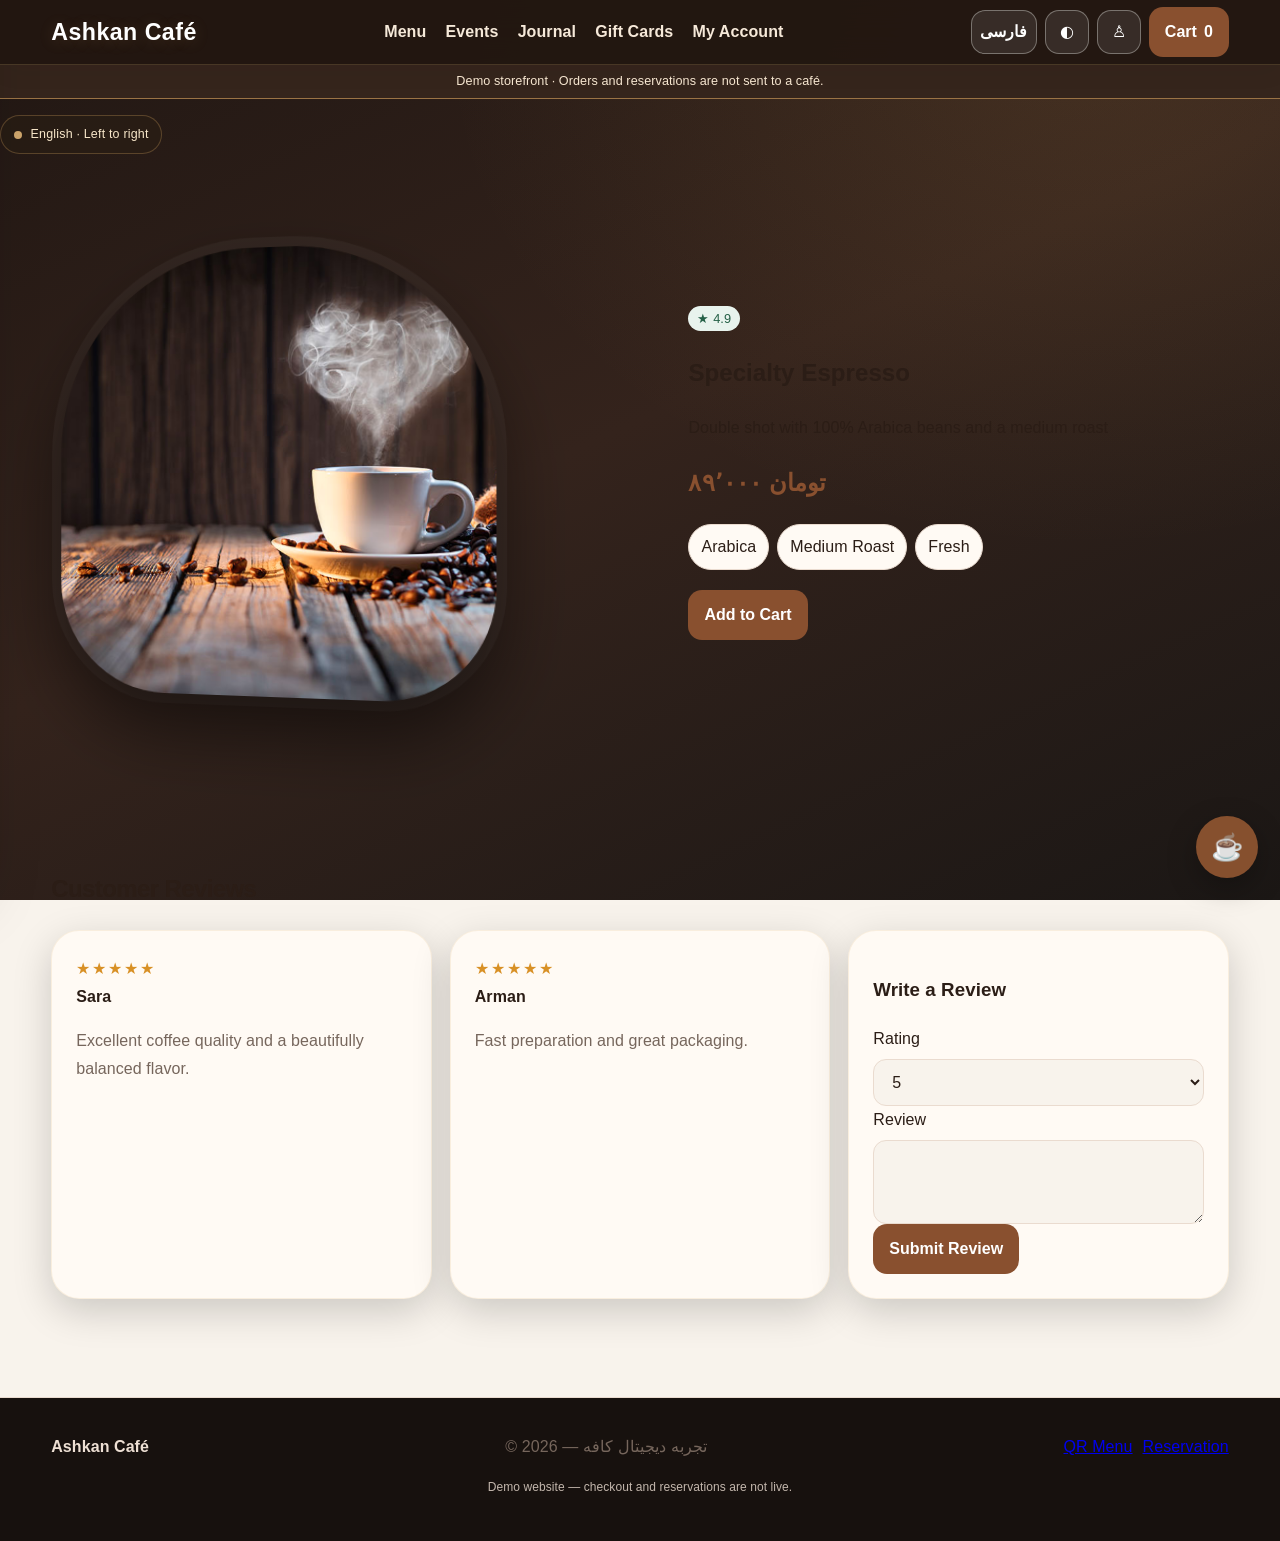
<file: product.html>
<!doctype html><html lang="en" dir="ltr"><head><meta charset="utf-8"><meta name="viewport" content="width=device-width,initial-scale=1"><title>Product | Ashkan Café</title><meta name="description" content="Product در Ashkan Café"><link rel="manifest" href="manifest.webmanifest"><script defer src="js/v3.js"></script><script defer src="js/i18n.js?v=16"></script><script defer src="js/premium.js"></script><script defer src="js/assistant.js"></script><script>try{document.documentElement.lang=localStorage.getItem("lang")==="fa"?"fa":"en";document.documentElement.dir=document.documentElement.lang==="fa"?"rtl":"ltr"}catch(e){}</script><script defer src="js/stage11.js"></script><script defer src="js/stage12.js"></script><script defer src="js/stage13.js"></script><link rel="stylesheet" href="css/site-bundle.css?v=21"><meta name="theme-color" content="#241610"><meta name="color-scheme" content="dark light"><link rel="stylesheet" href="css/stage22-images.css?v=22">
</head><body><noscript><div class="s15-noscript">JavaScript is required for the interactive menu and language switch. / برای منوی تعاملی و تغییر زبان جاوااسکریپت را فعال کنید.</div></noscript>
<header class="top"><div class="container nav"><a class="brand" href="index.html" aria-label="Ashkan Café home">Ashkan Café</a><button class="mobile-menu-toggle" type="button" aria-controls="primary-navigation" aria-expanded="false" aria-label="Open navigation">☰</button><nav class="navlinks" id="primary-navigation" aria-label="Primary navigation"><a href="index.html#menu">منو</a><a href="events.html">رویدادها</a><a href="blog.html">مجله</a><a href="gift-card.html">کارت هدیه</a><a href="dashboard.html">پنل من</a></nav><div class="actions"><button class="iconbtn" id="langBtn" type="button" aria-label="Switch language">FA/EN</button><button class="iconbtn" type="button" id="themeBtn">◐</button><a class="iconbtn" href="auth.html">♙</a><button class="btn" type="button" id="cartBtn">سبد <span id="cartCount">0</span></button></div></div></header><aside id="cartDrawer" class="drawer"><div class="row between"><h2>سبد خرید</h2><button class="iconbtn" id="closeCart">×</button></div><div id="cartItems"></div><div class="row between"><b>جمع</b><b id="cartTotal"></b></div><a class="btn" style="width:100%;margin-top:16px" href="checkout.html">ادامه و تسویه</a></aside>
<main><section><div class="container" id="productDetail"></div></section><section><div class="container"><h2>نظر مشتریان</h2><div class="grid"><div class="panel"><div class="stars">★★★★★</div><b>سارا</b><p class="muted">کیفیت قهوه عالی و بالانس طعم خیلی خوب بود.</p></div><div class="panel"><div class="stars">★★★★★</div><b>آرمان</b><p class="muted">بسته‌بندی و آماده‌سازی سریع.</p></div><form class="panel" id="reviewForm"><h3>ثبت Review</h3><label class="field">امتیاز<select><option>5</option><option>4</option><option>3</option></select></label><label class="field">نظر<textarea required></textarea></label><button class="btn">ثبت نظر</button></form></div></div></section><script>document.addEventListener('DOMContentLoaded',()=>{let id=+new URLSearchParams(location.search).get('id')||1,p=products.find(x=>x.id===id),b=document.querySelector('#productDetail');b.innerHTML=`<div class="hero-grid"><img src="${p.img}" alt="${p.n}"><div><span class="badge">★ ${p.rate}</span><h1>${p.n}</h1><p>${p.d}</p><h2 class="price">${money(p.p)}</h2><div class="chips"><span class="chip">Arabica</span><span class="chip">Medium Roast</span><span class="chip">Fresh</span></div><button class="btn" style="margin-top:20px" onclick="addCart(${p.id})">افزودن به سبد</button></div></div>`;document.querySelector('#reviewForm').onsubmit=e=>{e.preventDefault();toast('نظر شما ثبت شد');e.target.reset()}})</script></main><div id="toast" class="toast"></div><footer class="footer"><div class="container row between"><b>Ashkan Café</b><span class="muted">© 2026 — تجربه دیجیتال کافه</span><div class="row"><a href="qr-menu.html">QR Menu</a><a href="index.html#reserve">رزرو</a></div></div></footer>
<script defer src="js/stage17.js"></script><script defer src="js/stage18.js"></script><script defer src="js/stage19.js"></script><script defer src="js/stage20.js"></script><script defer src="js/stage21.js"></script><script src="js/stage22-images.js?v=22" defer></script>
</body></html>
</file>
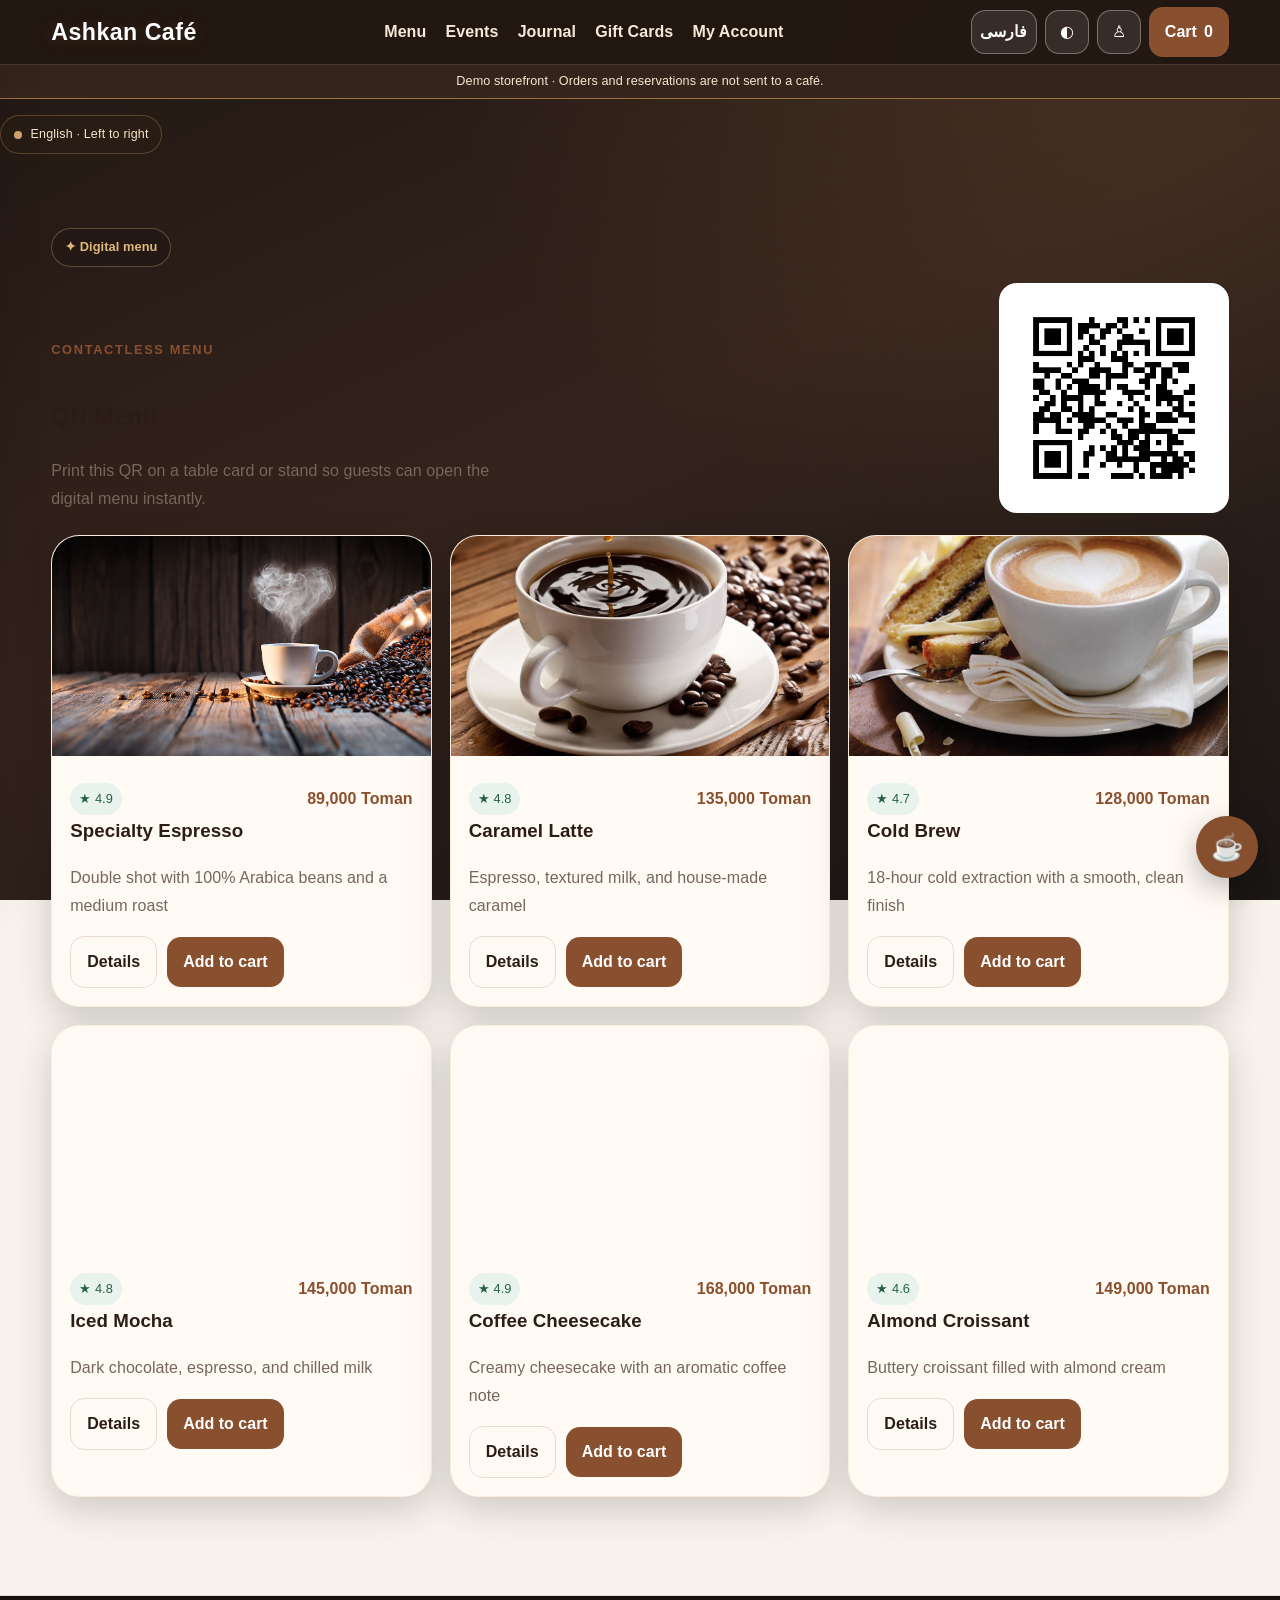
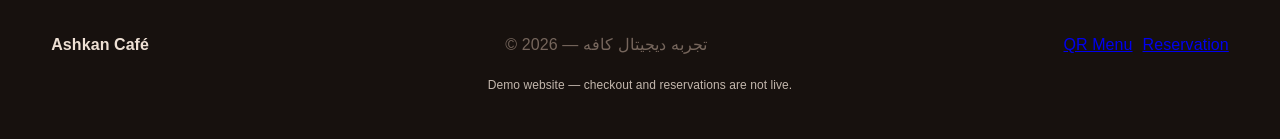
<file: qr-menu.html>
<!doctype html><html lang="en" dir="ltr"><head><meta charset="utf-8"><meta name="viewport" content="width=device-width,initial-scale=1"><title>Qr-Menu | Ashkan Café</title><meta name="description" content="Qr-Menu در Ashkan Café"><link rel="manifest" href="manifest.webmanifest"><script defer src="js/v3.js"></script><script defer src="js/i18n.js?v=16"></script><script defer src="js/premium.js"></script><script defer src="js/assistant.js"></script><script>try{document.documentElement.lang=localStorage.getItem("lang")==="fa"?"fa":"en";document.documentElement.dir=document.documentElement.lang==="fa"?"rtl":"ltr"}catch(e){}</script><script defer src="js/stage11.js"></script><script defer src="js/stage12.js"></script><script defer src="js/stage13.js"></script><link rel="stylesheet" href="css/site-bundle.css?v=21"><meta name="theme-color" content="#241610"><meta name="color-scheme" content="dark light"><link rel="stylesheet" href="css/stage22-images.css?v=22">
</head><body><noscript><div class="s15-noscript">JavaScript is required for the interactive menu and language switch. / برای منوی تعاملی و تغییر زبان جاوااسکریپت را فعال کنید.</div></noscript>
<header class="top"><div class="container nav"><a class="brand" href="index.html" aria-label="Ashkan Café home">Ashkan Café</a><button class="mobile-menu-toggle" type="button" aria-controls="primary-navigation" aria-expanded="false" aria-label="Open navigation">☰</button><nav class="navlinks" id="primary-navigation" aria-label="Primary navigation"><a href="index.html#menu">منو</a><a href="events.html">رویدادها</a><a href="blog.html">مجله</a><a href="gift-card.html">کارت هدیه</a><a href="dashboard.html">پنل من</a></nav><div class="actions"><button class="iconbtn" id="langBtn" type="button" aria-label="Switch language">FA/EN</button><button class="iconbtn" type="button" id="themeBtn">◐</button><a class="iconbtn" href="auth.html">♙</a><button class="btn" type="button" id="cartBtn">سبد <span id="cartCount">0</span></button></div></div></header><aside id="cartDrawer" class="drawer"><div class="row between"><h2>سبد خرید</h2><button class="iconbtn" id="closeCart">×</button></div><div id="cartItems"></div><div class="row between"><b>جمع</b><b id="cartTotal"></b></div><a class="btn" style="width:100%;margin-top:16px" href="checkout.html">ادامه و تسویه</a></aside>
<main><section><div class="container"><div class="section-head"><div><span class="eyebrow">CONTACTLESS MENU</span><h1>QR Menu</h1><p class="muted">این QR را روی میز یا استند چاپ کن تا مشتری مستقیماً منوی دیجیتال را باز کند.</p></div><img class="qr" src="images/qr-menu.png" alt="QR منوی کافه"></div><div id="products" class="grid"></div></div></section></main><div id="toast" class="toast"></div><footer class="footer"><div class="container row between"><b>Ashkan Café</b><span class="muted">© 2026 — تجربه دیجیتال کافه</span><div class="row"><a href="qr-menu.html">QR Menu</a><a href="index.html#reserve">رزرو</a></div></div></footer>
<script defer src="js/stage17.js"></script><script defer src="js/stage18.js"></script><script defer src="js/stage19.js"></script><script defer src="js/stage20.js"></script><script defer src="js/stage21.js"></script><script src="js/stage22-images.js?v=22" defer></script>
</body></html>
</file>
<file: css/site-bundle.css>
@import url("style.css");
@import url("v3.css");
@import url("premium.css");
@import url("stage4.css");
@import url("stage5.css");
@import url("stage6.css");
@import url("stage7.css");
@import url("stage8.css");
@import url("stage9.css");
@import url("stage11.css");
@import url("stage12.css");
@import url("stage13.css");
@import url("stage15.css");
@import url("stage16.css");
@import url("stage17.css");
@import url("stage18.css");
@import url("stage19.css");
@import url("stage20.css");
@import url("stage21.css");
</file>
<file: css/stage22-images.css>
/* Stage 22: image visibility across languages. */
html[lang="en"] .hero-grid > img.s6-fallback-art,html[lang="fa"] .hero-grid > img.s6-fallback-art{display:block!important;width:100%;height:auto;max-height:520px;object-fit:cover;}
.hero-grid:has(> .s6-showcase){grid-template-columns:minmax(0,1fr) minmax(0,1fr)}
.hero-grid > .s6-showcase{grid-column:2;grid-row:2;min-height:280px}
.hero-grid > img.s6-fallback-art{grid-column:2;grid-row:1}
.s6-reveal:not(.s6-visible){opacity:1!important;transform:none!important}
img{visibility:visible}img[data-image-error="true"]{object-fit:contain;background:#ead7be}
@media(max-width:900px){.hero-grid:has(> .s6-showcase){grid-template-columns:1fr}.hero-grid > .s6-showcase,.hero-grid > img.s6-fallback-art{grid-column:1;grid-row:auto}}
</file>
